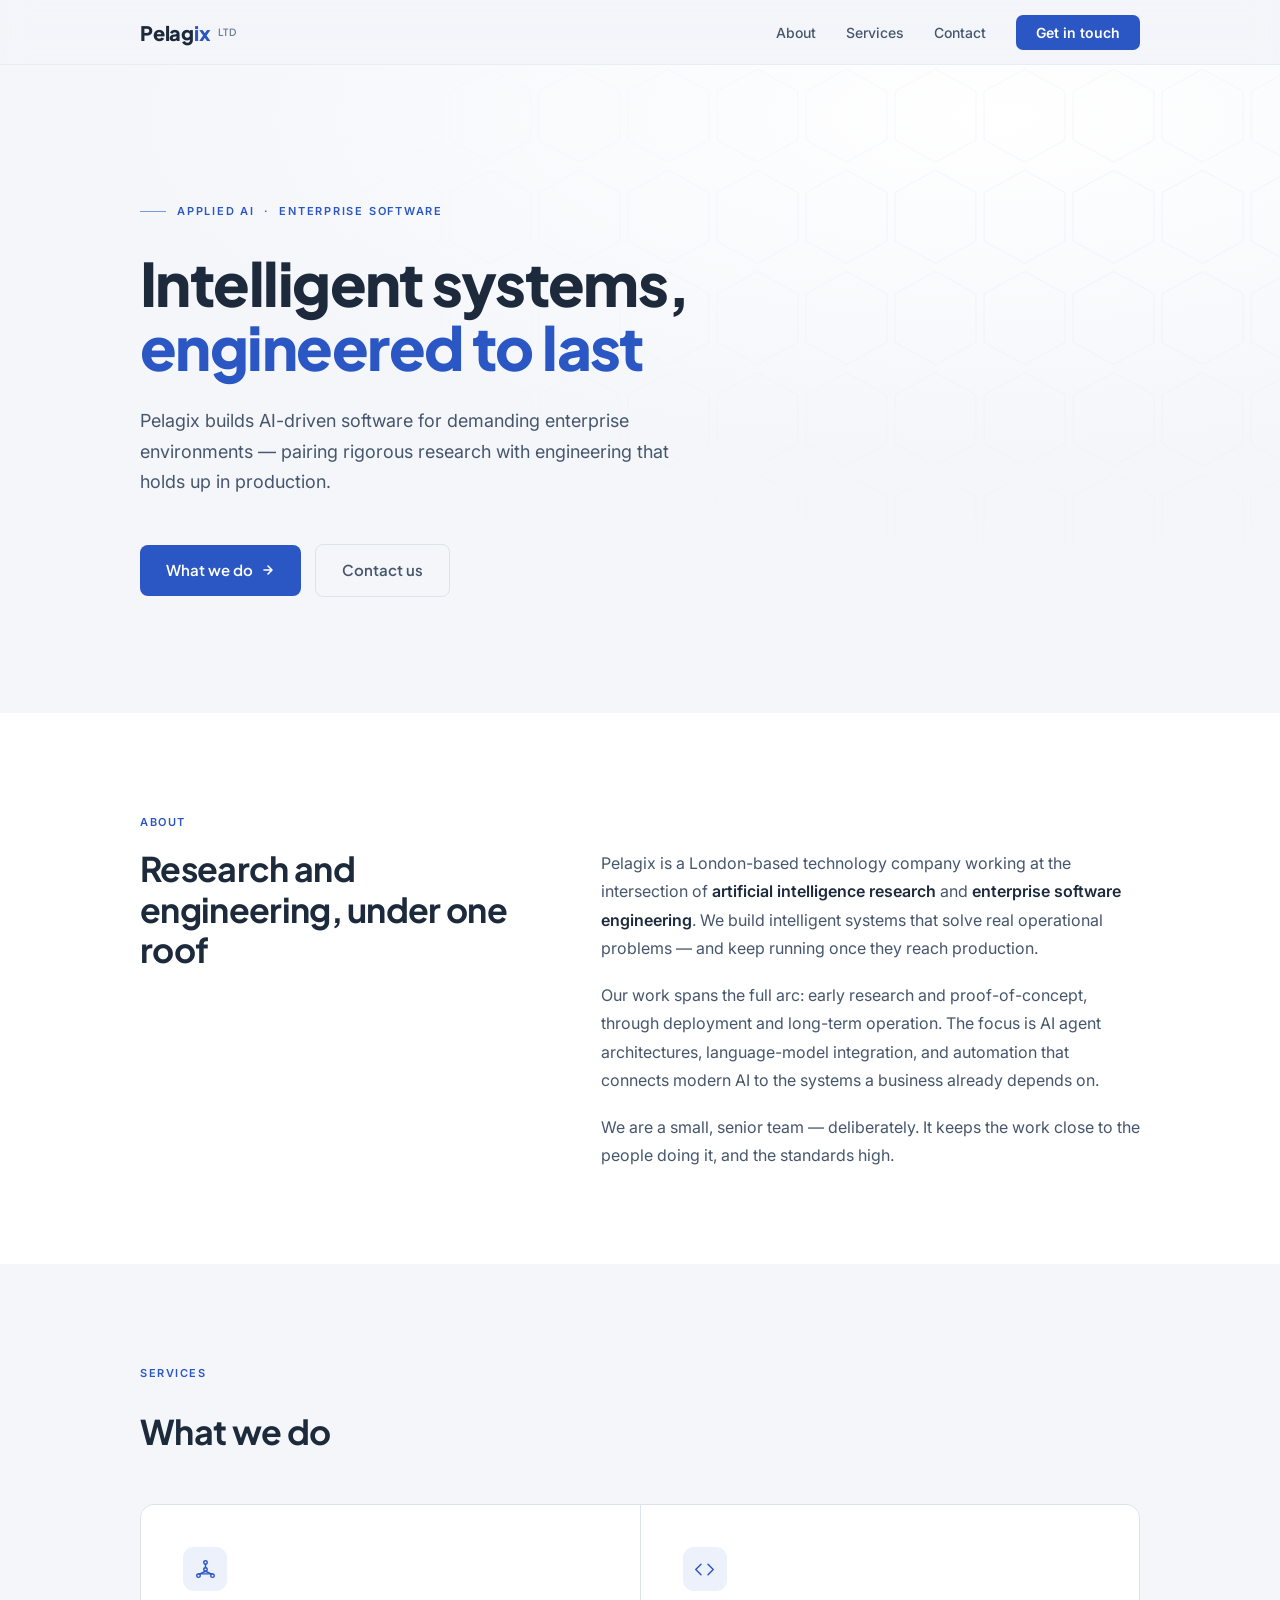
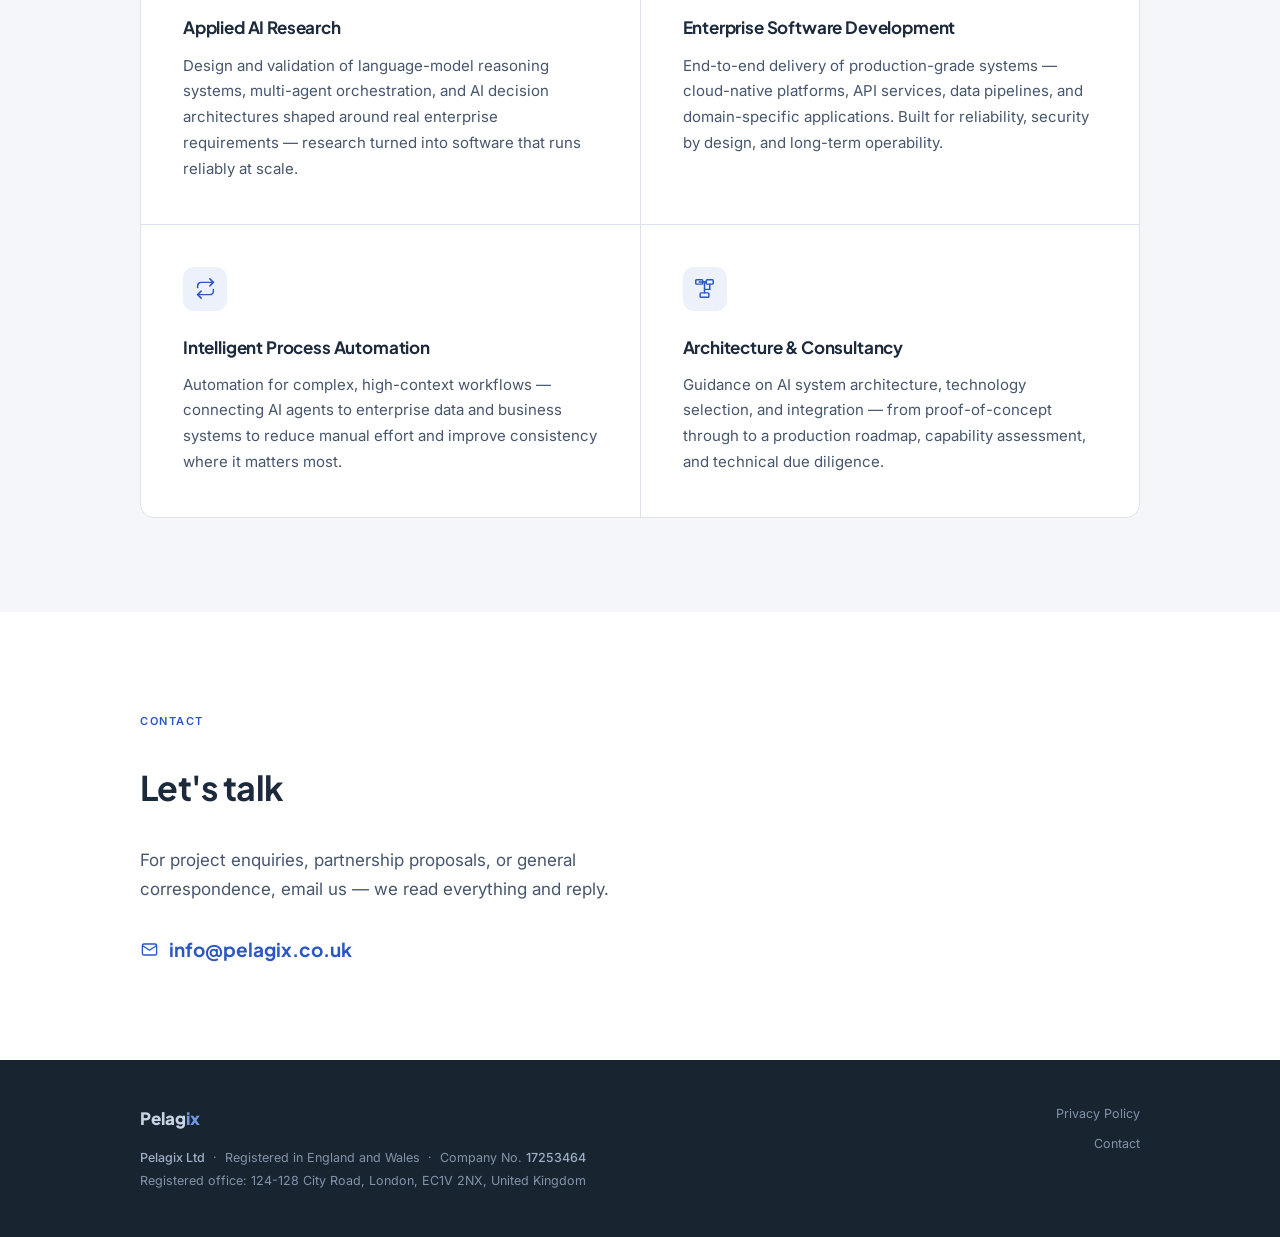
<file: index.html>
<!DOCTYPE html>
<html lang="en">
<head>
  <meta charset="UTF-8">
  <meta name="viewport" content="width=device-width, initial-scale=1.0">
  <title>Pelagix Ltd — Applied AI Research &amp; Enterprise Software</title>
  <meta name="description" content="A technology company working at the intersection of applied AI research and enterprise software engineering.">
  <meta name="robots" content="index, follow">
  <meta property="og:title" content="Pelagix Ltd">
  <meta property="og:description" content="Applied AI Research &amp; Enterprise Software">
  <meta property="og:type" content="website">

  <link rel="preconnect" href="https://fonts.googleapis.com">
  <link rel="preconnect" href="https://fonts.gstatic.com" crossorigin>
  <link href="https://fonts.googleapis.com/css2?family=Plus+Jakarta+Sans:wght@400;500;600;700;800&family=Inter:wght@400;500;600&display=swap" rel="stylesheet">
  <link rel="stylesheet" href="styles.css">
</head>
<body>

  <!-- ── NAV ─────────────────────────────────────── -->
  <nav aria-label="Main navigation">
    <div class="container">
      <div class="nav-wrap">
        <a href="index.html" class="logotype" aria-label="Pelagix Ltd — home">
          <span class="lg-main">Pelag</span><span class="lg-accent">ix</span>
          <span class="lg-ltd">Ltd</span>
        </a>
        <ul class="nav-links" role="list">
          <li><a href="#about">About</a></li>
          <li><a href="#services">Services</a></li>
          <li><a href="#contact">Contact</a></li>
          <li><a href="mailto:info@pelagix.co.uk" class="nav-cta">Get in touch</a></li>
        </ul>
      </div>
    </div>
  </nav>


  <!-- ── HERO ────────────────────────────────────── -->
  <section class="hero" aria-label="Introduction">

    <div class="hero-bg" aria-hidden="true">
      <svg viewBox="0 0 1440 640" preserveAspectRatio="xMidYMid slice"
           xmlns="http://www.w3.org/2000/svg">
        <defs>
          <pattern id="hex" x="0" y="0" width="88" height="100" patternUnits="userSpaceOnUse">
            <polygon points="44,4 84,26 84,74 44,96 4,74 4,26"
                     fill="none" stroke="#2B57C4" stroke-width="0.6"/>
          </pattern>
          <radialGradient id="reveal" cx="82%" cy="22%" r="62%">
            <stop offset="0%"  stop-color="white" stop-opacity="1"/>
            <stop offset="100%" stop-color="white" stop-opacity="0"/>
          </radialGradient>
          <mask id="m"><rect width="1440" height="640" fill="url(#reveal)"/></mask>
        </defs>
        <rect width="1440" height="640" fill="url(#hex)" mask="url(#m)" opacity="0.10"/>
      </svg>
    </div>

    <div class="container hero-inner">
      <p class="eyebrow">
        <span class="eyebrow-rule" aria-hidden="true"></span>
        Applied&nbsp;AI &nbsp;·&nbsp; Enterprise&nbsp;Software
      </p>

      <h1>
        Intelligent systems,<br>
        <span class="h-accent">engineered to last</span>
      </h1>

      <p class="hero-lead">
        Pelagix builds AI-driven software for demanding enterprise
        environments — pairing rigorous research with engineering that
        holds up in production.
      </p>

      <div class="hero-btns">
        <a href="#services" class="btn btn-solid">
          What we do
          <svg width="14" height="14" viewBox="0 0 14 14" fill="none" aria-hidden="true">
            <path d="M3 7h8M7 3l4 4-4 4" stroke="currentColor" stroke-width="1.6"
                  stroke-linecap="round" stroke-linejoin="round"/>
          </svg>
        </a>
        <a href="#contact" class="btn btn-ghost">Contact us</a>
      </div>
    </div>
  </section>


  <!-- ── ABOUT ───────────────────────────────────── -->
  <section class="block-white" id="about" aria-labelledby="about-h">
    <div class="container">
      <span class="section-tag">About</span>
      <div class="two-col">
        <div>
          <h2 id="about-h">Research and engineering, under one roof</h2>
        </div>
        <div class="prose">
          <p>
            Pelagix is a London-based technology company working at the
            intersection of <strong>artificial intelligence research</strong>
            and <strong>enterprise software engineering</strong>. We build
            intelligent systems that solve real operational problems — and
            keep running once they reach production.
          </p>
          <p>
            Our work spans the full arc: early research and proof-of-concept,
            through deployment and long-term operation. The focus is AI agent
            architectures, language-model integration, and automation that
            connects modern AI to the systems a business already depends on.
          </p>
          <p>
            We are a small, senior team — deliberately. It keeps the work close
            to the people doing it, and the standards high.
          </p>
        </div>
      </div>
    </div>
  </section>


  <!-- ── SERVICES ────────────────────────────────── -->
  <section class="block-soft" id="services" aria-labelledby="services-h">
    <div class="container">
      <div class="sec-head">
        <span class="section-tag">Services</span>
        <h2 id="services-h">What we do</h2>
      </div>

      <div class="cards" role="list">

        <div class="card" role="listitem">
          <div class="card-icon" aria-hidden="true">
            <svg viewBox="0 0 24 24">
              <circle cx="12" cy="4" r="2"/><circle cx="4" cy="19" r="2"/>
              <circle cx="20" cy="19" r="2"/><circle cx="12" cy="12" r="2"/>
              <line x1="12" y1="6" x2="12" y2="10"/>
              <line x1="12" y1="14" x2="5" y2="17.3"/>
              <line x1="12" y1="14" x2="19" y2="17.3"/>
              <line x1="4" y1="17" x2="20" y2="17"/>
            </svg>
          </div>
          <h3>Applied AI Research</h3>
          <p>
            Design and validation of language-model reasoning systems,
            multi-agent orchestration, and AI decision architectures shaped
            around real enterprise requirements — research turned into
            software that runs reliably at scale.
          </p>
        </div>

        <div class="card" role="listitem">
          <div class="card-icon" aria-hidden="true">
            <svg viewBox="0 0 24 24">
              <polyline points="16 18 22 12 16 6"/><polyline points="8 6 2 12 8 18"/>
            </svg>
          </div>
          <h3>Enterprise Software Development</h3>
          <p>
            End-to-end delivery of production-grade systems — cloud-native
            platforms, API services, data pipelines, and domain-specific
            applications. Built for reliability, security by design, and
            long-term operability.
          </p>
        </div>

        <div class="card" role="listitem">
          <div class="card-icon" aria-hidden="true">
            <svg viewBox="0 0 24 24">
              <polyline points="17 1 21 5 17 9"/>
              <path d="M3 11V9a4 4 0 0 1 4-4h14"/>
              <polyline points="7 23 3 19 7 15"/>
              <path d="M21 13v2a4 4 0 0 1-4 4H3"/>
            </svg>
          </div>
          <h3>Intelligent Process Automation</h3>
          <p>
            Automation for complex, high-context workflows — connecting AI
            agents to enterprise data and business systems to reduce manual
            effort and improve consistency where it matters most.
          </p>
        </div>

        <div class="card" role="listitem">
          <div class="card-icon" aria-hidden="true">
            <svg viewBox="0 0 24 24">
              <rect x="2" y="2" width="8" height="5" rx="1"/>
              <rect x="14" y="2" width="8" height="5" rx="1"/>
              <rect x="7" y="17" width="10" height="5" rx="1"/>
              <line x1="6" y1="4.5" x2="14" y2="4.5"/>
              <line x1="12" y1="4.5" x2="12" y2="17"/>
              <line x1="18" y1="7" x2="18" y2="13"/>
              <line x1="12" y1="13" x2="18" y2="13"/>
            </svg>
          </div>
          <h3>Architecture &amp; Consultancy</h3>
          <p>
            Guidance on AI system architecture, technology selection, and
            integration — from proof-of-concept through to a production
            roadmap, capability assessment, and technical due diligence.
          </p>
        </div>

      </div>
    </div>
  </section>


  <!-- ── CONTACT ─────────────────────────────────── -->
  <section class="block-white contact" id="contact" aria-labelledby="contact-h">
    <div class="container">
      <span class="section-tag">Contact</span>
      <h2 id="contact-h">Let's talk</h2>
      <p class="contact-lead">
        For project enquiries, partnership proposals, or general
        correspondence, email us — we read everything and reply.
      </p>
      <a href="mailto:info@pelagix.co.uk" class="contact-email">
        <svg viewBox="0 0 24 24" aria-hidden="true">
          <rect x="3" y="5" width="18" height="14" rx="2"/>
          <path d="m3 7 9 6 9-6"/>
        </svg>
        info@pelagix.co.uk
      </a>
    </div>
  </section>


  <!-- ── FOOTER — single home for statutory disclosure
       (Companies Act 2006 / Trading Disclosures Regs 2015) ── -->
  <footer>
    <div class="container">
      <div class="ft-wrap">
        <div>
          <div class="ft-brand">
            <span class="lg-main" style="color:#C6D4E6">Pelag</span><span style="color:var(--accent-soft)">ix</span>
          </div>
          <p class="ft-legal">
            <strong>Pelagix Ltd</strong> &nbsp;·&nbsp; Registered in England and Wales
            &nbsp;·&nbsp; Company No. <strong>17253464</strong><br>
            Registered office: 124-128 City Road, London, EC1V 2NX, United Kingdom
            <!-- If VAT-registered, append: · VAT No. GB XXXXXXXXX -->
          </p>
        </div>
        <div class="ft-links">
          <a href="privacy.html">Privacy Policy</a>
          <a href="mailto:info@pelagix.co.uk">Contact</a>
        </div>
      </div>
    </div>
  </footer>

</body>
</html>
</file>
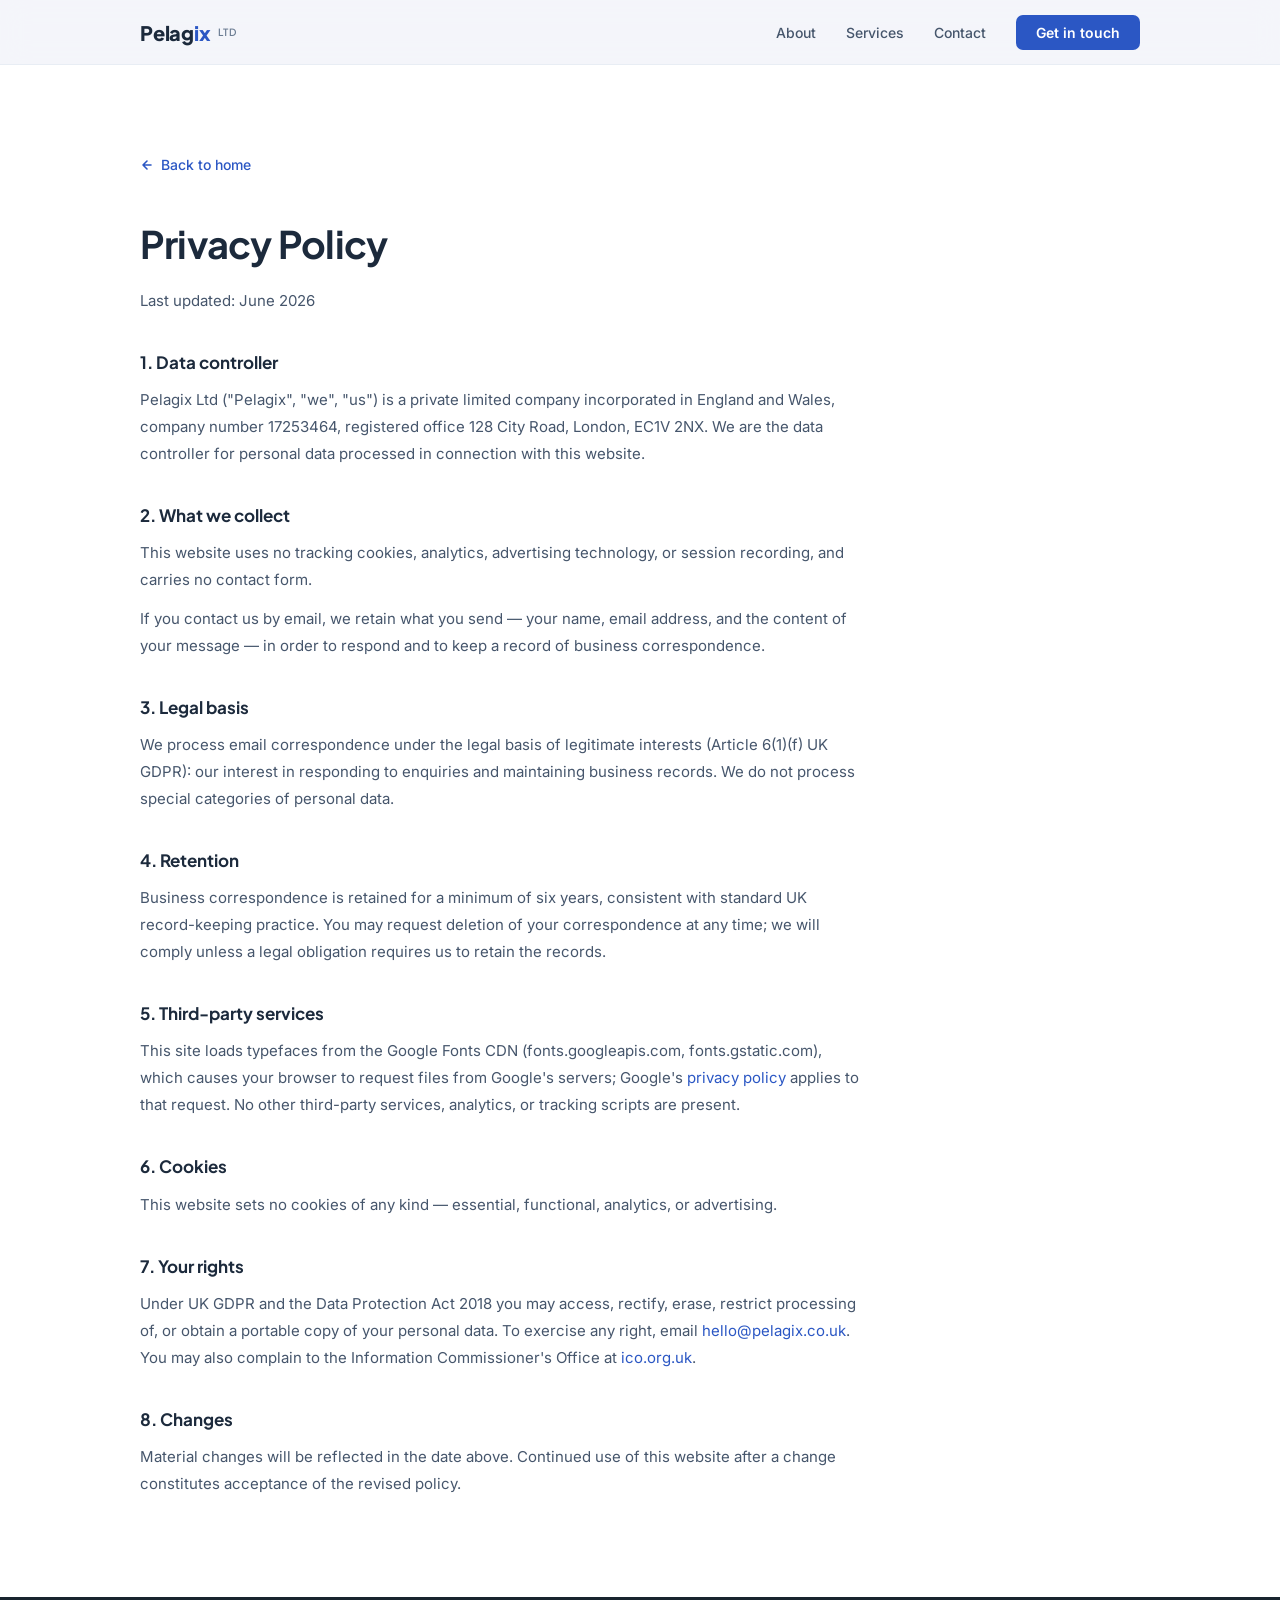
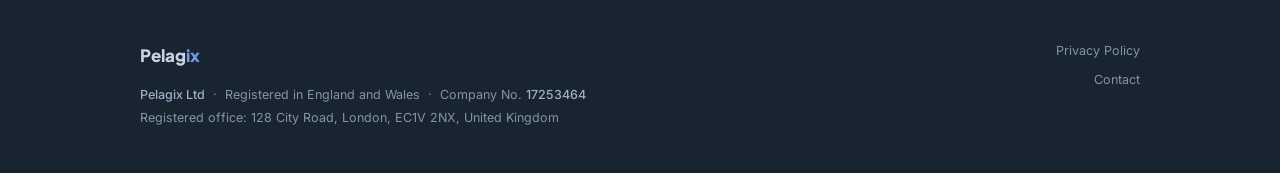
<file: privacy.html>
<!DOCTYPE html>
<html lang="en">
<head>
  <meta charset="UTF-8">
  <meta name="viewport" content="width=device-width, initial-scale=1.0">
  <title>Privacy Policy — Pelagix Ltd</title>
  <meta name="description" content="Privacy policy for Pelagix Ltd, under UK GDPR and the Data Protection Act 2018.">
  <meta name="robots" content="index, follow">

  <link rel="preconnect" href="https://fonts.googleapis.com">
  <link rel="preconnect" href="https://fonts.gstatic.com" crossorigin>
  <link href="https://fonts.googleapis.com/css2?family=Plus+Jakarta+Sans:wght@400;500;600;700;800&family=Inter:wght@400;500;600&display=swap" rel="stylesheet">
  <link rel="stylesheet" href="styles.css">
</head>
<body>

  <!-- ── NAV ─────────────────────────────────────── -->
  <nav aria-label="Main navigation">
    <div class="container">
      <div class="nav-wrap">
        <a href="index.html" class="logotype" aria-label="Pelagix Ltd — home">
          <span class="lg-main">Pelag</span><span class="lg-accent">ix</span>
          <span class="lg-ltd">Ltd</span>
        </a>
        <ul class="nav-links" role="list">
          <li><a href="index.html#about">About</a></li>
          <li><a href="index.html#services">Services</a></li>
          <li><a href="index.html#contact">Contact</a></li>
          <li><a href="mailto:hello@pelagix.co.uk" class="nav-cta">Get in touch</a></li>
        </ul>
      </div>
    </div>
  </nav>


  <!-- ── DOCUMENT ────────────────────────────────── -->
  <section class="doc">
    <div class="container">
      <div class="doc-inner">

        <a href="index.html" class="back-link">
          <svg width="14" height="14" viewBox="0 0 14 14" fill="none" aria-hidden="true">
            <path d="M11 7H3M7 3 3 7l4 4" stroke="currentColor" stroke-width="1.6"
                  stroke-linecap="round" stroke-linejoin="round"/>
          </svg>
          Back to home
        </a>

        <h1>Privacy Policy</h1>
        <p class="doc-meta">Last updated: June 2026</p>

        <h2>1. Data controller</h2>
        <p>
          Pelagix Ltd ("Pelagix", "we", "us") is a private limited company
          incorporated in England and Wales, company number 17253464,
          registered office 128 City Road, London, EC1V 2NX. We are the data
          controller for personal data processed in connection with this website.
        </p>

        <h2>2. What we collect</h2>
        <p>
          This website uses no tracking cookies, analytics, advertising
          technology, or session recording, and carries no contact form.
        </p>
        <p>
          If you contact us by email, we retain what you send — your name,
          email address, and the content of your message — in order to respond
          and to keep a record of business correspondence.
        </p>

        <h2>3. Legal basis</h2>
        <p>
          We process email correspondence under the legal basis of legitimate
          interests (Article 6(1)(f) UK GDPR): our interest in responding to
          enquiries and maintaining business records. We do not process special
          categories of personal data.
        </p>

        <h2>4. Retention</h2>
        <p>
          Business correspondence is retained for a minimum of six years,
          consistent with standard UK record-keeping practice. You may request
          deletion of your correspondence at any time; we will comply unless a
          legal obligation requires us to retain the records.
        </p>

        <h2>5. Third-party services</h2>
        <p>
          This site loads typefaces from the Google Fonts CDN
          (fonts.googleapis.com, fonts.gstatic.com), which causes your browser
          to request files from Google's servers; Google's
          <a href="https://policies.google.com/privacy" target="_blank" rel="noopener noreferrer">privacy policy</a>
          applies to that request. No other third-party services, analytics, or
          tracking scripts are present.
        </p>

        <h2>6. Cookies</h2>
        <p>
          This website sets no cookies of any kind — essential, functional,
          analytics, or advertising.
        </p>

        <h2>7. Your rights</h2>
        <p>
          Under UK GDPR and the Data Protection Act 2018 you may access,
          rectify, erase, restrict processing of, or obtain a portable copy of
          your personal data. To exercise any right, email
          <a href="mailto:hello@pelagix.co.uk">hello@pelagix.co.uk</a>. You may
          also complain to the Information Commissioner's Office at
          <a href="https://ico.org.uk" target="_blank" rel="noopener noreferrer">ico.org.uk</a>.
        </p>

        <h2>8. Changes</h2>
        <p>
          Material changes will be reflected in the date above. Continued use of
          this website after a change constitutes acceptance of the revised policy.
        </p>

      </div>
    </div>
  </section>


  <!-- ── FOOTER ──────────────────────────────────── -->
  <footer>
    <div class="container">
      <div class="ft-wrap">
        <div>
          <div class="ft-brand">
            <span style="color:#C6D4E6">Pelag</span><span style="color:var(--accent-soft)">ix</span>
          </div>
          <p class="ft-legal">
            <strong>Pelagix Ltd</strong> &nbsp;·&nbsp; Registered in England and Wales
            &nbsp;·&nbsp; Company No. <strong>17253464</strong><br>
            Registered office: 128 City Road, London, EC1V 2NX, United Kingdom
          </p>
        </div>
        <div class="ft-links">
          <a href="privacy.html">Privacy Policy</a>
          <a href="mailto:hello@pelagix.co.uk">Contact</a>
        </div>
      </div>
    </div>
  </footer>

</body>
</html>
</file>
<file: styles.css>
/* ════════════════════════════════════════════════
   PELAGIX LTD — shared stylesheet
   Calm, low-contrast light scheme.
   ════════════════════════════════════════════════ */

/* ── RESET ─────────────────────────────────────── */
*, *::before, *::after { box-sizing: border-box; margin: 0; padding: 0; }
html { scroll-behavior: smooth; }
img, svg { display: block; max-width: 100%; }

/* ── TOKENS ────────────────────────────────────── */
:root {
  --bg:          #F4F6FA;   /* page surface — soft cool off-white */
  --surface:     #FFFFFF;   /* cards / alternate sections */
  --ink:         #1C2A3C;   /* primary text — soft dark, not black */
  --ink-soft:    #46566C;   /* secondary text */
  --muted:       #6C7D93;   /* tertiary / labels */
  --faint:       #97A6BB;   /* faintest */
  --accent:      #2B57C4;   /* calm medium blue, used sparingly */
  --accent-mid:  #3A66D6;
  --accent-soft: #7298E6;
  --accent-pale: #ECF1FB;
  --border:      #DCE3ED;
  --rule:        #E8EDF4;
  --footer-bg:   #18242F;   /* soft dark slate — gentle, not near-black */
  --footer-tx:   #8294AB;
  --footer-ft:   #44566B;
}

body {
  font-family: 'Inter', -apple-system, BlinkMacSystemFont, 'Segoe UI', sans-serif;
  background: var(--bg);
  color: var(--ink);
  font-size: 16px;
  line-height: 1.65;
  -webkit-font-smoothing: antialiased;
  -moz-osx-font-smoothing: grayscale;
}

.container { max-width: 1080px; margin: 0 auto; padding: 0 40px; }

/* ── NAV ───────────────────────────────────────── */
nav {
  position: sticky; top: 0; z-index: 50;
  background: rgba(244,246,250,0.9);
  backdrop-filter: blur(14px);
  -webkit-backdrop-filter: blur(14px);
  border-bottom: 1px solid var(--rule);
}
.nav-wrap {
  display: flex; align-items: center; justify-content: space-between;
  height: 64px;
}
.logotype {
  display: inline-flex; align-items: baseline; text-decoration: none;
  font-family: 'Plus Jakarta Sans', sans-serif;
  font-weight: 800; font-size: 20px; letter-spacing: -0.01em;
}
.lg-main   { color: var(--ink); }
.lg-accent { color: var(--accent); }
.lg-ltd {
  font-size: 10px; font-weight: 600; letter-spacing: 0.14em;
  text-transform: uppercase; color: var(--muted);
  margin-left: 7px; align-self: center;
}
.nav-links {
  display: flex; align-items: center; gap: 30px; list-style: none;
}
.nav-links a {
  font-size: 14px; font-weight: 500; color: var(--ink-soft);
  text-decoration: none; transition: color .14s;
}
.nav-links a:hover { color: var(--accent); }
.nav-cta {
  background: var(--accent) !important; color: #fff !important;
  padding: 9px 20px; border-radius: 7px; font-weight: 600 !important;
  transition: background .14s !important;
}
.nav-cta:hover { background: var(--accent-mid) !important; }

/* ── HERO (light) ──────────────────────────────── */
.hero {
  position: relative; overflow: hidden;
  background:
    radial-gradient(120% 90% at 78% 8%, #FFFFFF 0%, var(--bg) 58%);
  padding: 128px 0 116px;
}
.hero-bg { position: absolute; inset: 0; pointer-events: none; }
.hero-bg svg { width: 100%; height: 100%; }
.hero-inner { position: relative; z-index: 2; }

.eyebrow {
  display: inline-flex; align-items: center; gap: 11px;
  font-size: 11px; font-weight: 600; letter-spacing: 0.16em;
  text-transform: uppercase; color: var(--accent);
  margin-bottom: 30px;
}
.eyebrow-rule { width: 26px; height: 1px; background: var(--accent-soft); }

.hero h1 {
  font-family: 'Plus Jakarta Sans', sans-serif;
  font-size: clamp(36px, 4.9vw, 60px);
  font-weight: 800; line-height: 1.08;
  letter-spacing: -0.026em; color: var(--ink);
  max-width: 680px; margin-bottom: 26px;
}
.hero h1 .h-accent { color: var(--accent); }

.hero-lead {
  font-size: 18px; line-height: 1.7; color: var(--ink-soft);
  max-width: 530px; margin-bottom: 46px;
}
.hero-btns { display: flex; gap: 14px; flex-wrap: wrap; align-items: center; }

.btn {
  display: inline-flex; align-items: center; gap: 8px;
  font-family: 'Plus Jakarta Sans', sans-serif;
  font-weight: 600; font-size: 15px; text-decoration: none;
  padding: 13px 26px; border-radius: 8px;
  transition: background .14s, transform .1s, color .14s, border-color .14s;
}
.btn-solid { background: var(--accent); color: #fff; }
.btn-solid:hover { background: var(--accent-mid); transform: translateY(-1px); }
.btn-ghost {
  background: transparent; color: var(--ink-soft);
  border: 1px solid var(--border);
}
.btn-ghost:hover { color: var(--accent); border-color: var(--accent-soft); }

/* ── SECTION SCAFFOLD ──────────────────────────── */
.section-tag {
  display: inline-block; font-size: 11px; font-weight: 600;
  letter-spacing: 0.14em; text-transform: uppercase;
  color: var(--accent); margin-bottom: 18px;
}
.block-white { background: var(--surface); padding: 94px 0; }
.block-soft  { background: var(--bg);      padding: 94px 0; }

.two-col {
  display: grid; grid-template-columns: 5fr 7fr;
  gap: 76px; align-items: start;
}
.two-col h2, .sec-head h2 {
  font-family: 'Plus Jakarta Sans', sans-serif;
  font-size: clamp(25px, 2.7vw, 34px);
  font-weight: 700; line-height: 1.2;
  letter-spacing: -0.02em; color: var(--ink);
}
.prose p { font-size: 16px; line-height: 1.78; color: var(--ink-soft); margin-bottom: 18px; }
.prose p:last-child { margin-bottom: 0; }
.prose strong { color: var(--ink); font-weight: 600; }

.sec-head { margin-bottom: 52px; }
.sec-head h2 { margin-top: 12px; }

/* ── SERVICE CARDS ─────────────────────────────── */
.cards {
  display: grid; grid-template-columns: repeat(2, 1fr);
  border: 1px solid var(--border); border-radius: 14px;
  overflow: hidden; background: var(--border); gap: 1px;
}
.card { background: var(--surface); padding: 42px; }
.card-icon {
  width: 44px; height: 44px; background: var(--accent-pale);
  border-radius: 11px; display: flex; align-items: center;
  justify-content: center; margin-bottom: 22px;
}
.card-icon svg {
  width: 21px; height: 21px; stroke: var(--accent);
  fill: none; stroke-width: 1.7; stroke-linecap: round; stroke-linejoin: round;
}
.card h3 {
  font-family: 'Plus Jakarta Sans', sans-serif;
  font-size: 17px; font-weight: 700; color: var(--ink);
  letter-spacing: -0.01em; margin-bottom: 11px;
}
.card p { font-size: 15px; line-height: 1.72; color: var(--ink-soft); }

/* ── CONTACT ───────────────────────────────────── */
.contact h2 {
  font-family: 'Plus Jakarta Sans', sans-serif;
  font-size: clamp(25px, 2.7vw, 34px); font-weight: 700;
  letter-spacing: -0.02em; color: var(--ink);
  margin-top: 12px; margin-bottom: 30px;
}
.contact-lead {
  font-size: 17px; line-height: 1.7; color: var(--ink-soft);
  max-width: 480px; margin-bottom: 30px;
}
.contact-email {
  display: inline-flex; align-items: center; gap: 10px;
  font-family: 'Plus Jakarta Sans', sans-serif;
  font-size: 19px; font-weight: 700; color: var(--accent);
  text-decoration: none;
}
.contact-email:hover { color: var(--accent-mid); }
.contact-email svg { width: 19px; height: 19px; stroke: currentColor; fill: none; stroke-width: 1.7; }

/* ── PRIVACY (its own page) ────────────────────── */
.doc { background: var(--surface); padding: 88px 0; min-height: 60vh; }
.doc-inner { max-width: 720px; }
.doc h1 {
  font-family: 'Plus Jakarta Sans', sans-serif;
  font-size: clamp(28px, 3vw, 38px); font-weight: 700;
  letter-spacing: -0.02em; color: var(--ink); margin-bottom: 12px;
}
.doc-meta { font-size: 14px; color: var(--muted); margin-bottom: 40px; }
.doc h2 {
  font-family: 'Plus Jakarta Sans', sans-serif;
  font-size: 17px; font-weight: 700; color: var(--ink);
  margin-top: 34px; margin-bottom: 10px;
}
.doc p { font-size: 15px; line-height: 1.8; color: var(--ink-soft); margin-bottom: 12px; }
.doc a { color: var(--accent); text-decoration: none; }
.doc a:hover { text-decoration: underline; }
.back-link {
  display: inline-flex; align-items: center; gap: 7px;
  font-size: 14px; font-weight: 500; color: var(--accent);
  text-decoration: none; margin-bottom: 36px;
}
.back-link:hover { text-decoration: underline; }

/* ── FOOTER (soft dark, single statutory home) ─── */
footer { background: var(--footer-bg); padding: 44px 0; }
.ft-wrap {
  display: flex; align-items: flex-start; justify-content: space-between;
  gap: 28px; flex-wrap: wrap;
}
.ft-brand {
  font-family: 'Plus Jakarta Sans', sans-serif;
  font-weight: 800; font-size: 17px; color: #C6D4E6; margin-bottom: 14px;
}
.ft-legal { font-size: 12.5px; line-height: 1.85; color: var(--footer-tx); max-width: 560px; }
.ft-legal strong { color: #9DB0C7; font-weight: 500; }
.ft-links { display: flex; flex-direction: column; align-items: flex-end; gap: 9px; }
.ft-links a {
  font-size: 12.5px; color: var(--footer-tx); text-decoration: none; transition: color .14s;
}
.ft-links a:hover { color: #B7C7DA; }

/* ── RESPONSIVE ────────────────────────────────── */
@media (max-width: 840px) {
  .container { padding: 0 22px; }
  .nav-links { display: none; }
  .hero { padding: 76px 0 64px; }
  .block-white, .block-soft { padding: 66px 0; }
  .two-col { grid-template-columns: 1fr; gap: 34px; }
  .cards { grid-template-columns: 1fr; }
  .card { padding: 32px 28px; }
  .ft-wrap { flex-direction: column; }
  .ft-links { align-items: flex-start; }
}

@media (prefers-reduced-motion: reduce) {
  html { scroll-behavior: auto; }
  .btn { transition: none; }
}

:focus-visible { outline: 2px solid var(--accent); outline-offset: 3px; border-radius: 3px; }
</file>
